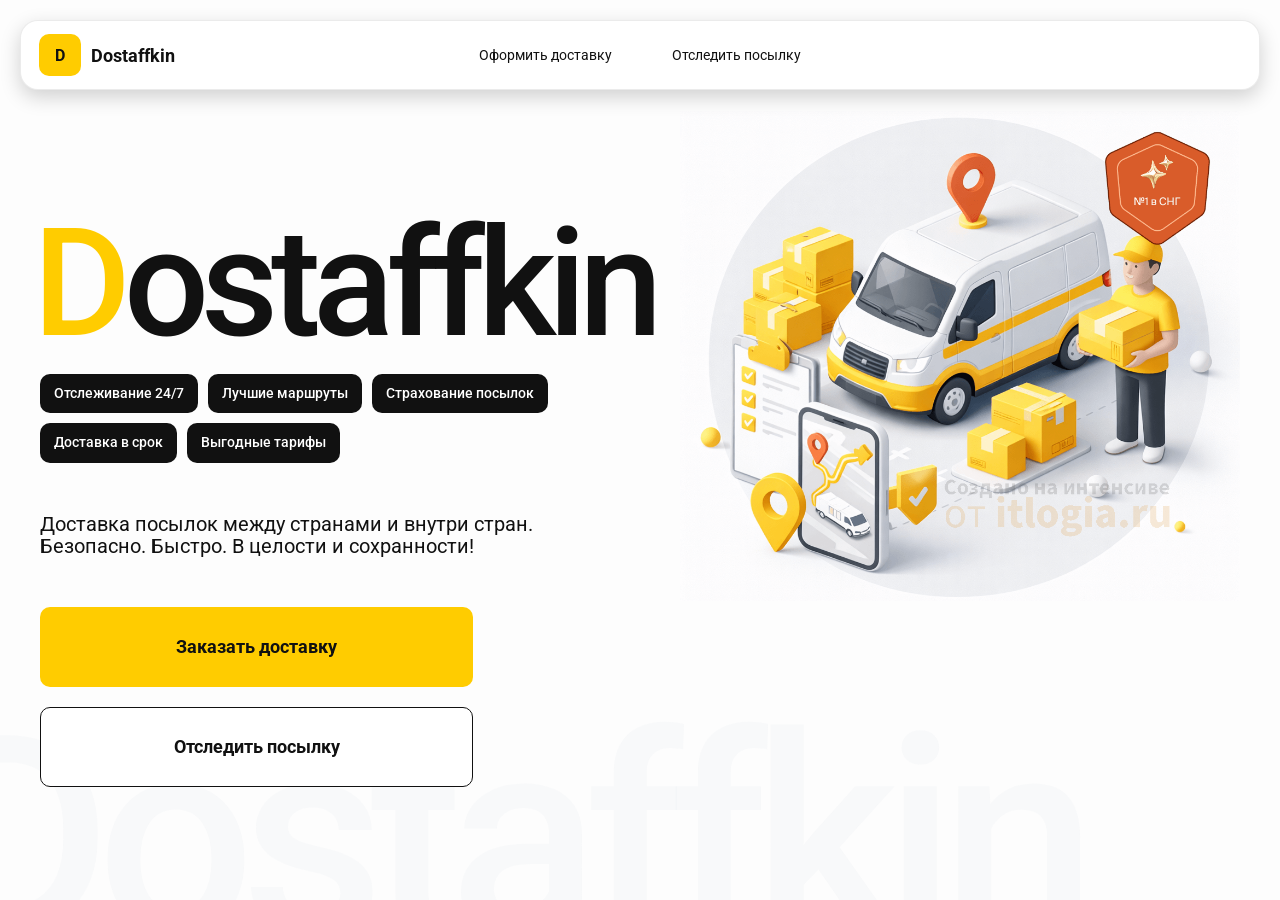
<file: index.html>
<!doctype html>
<html lang="ru">

<head>
    <meta charset="utf-8" />
    <meta name="viewport" content="width=device-width,initial-scale=1,maximum-scale=1,user-scalable=0" />
    <title>Dostaffkin — Доставка посылок между странами и внутри стран. Безопасно. Быстро. В целости и сохранности!
    </title>
    <link href="styles/base.css" rel="stylesheet" />
    <link href="styles/base_adaptiv.css" rel="stylesheet" />
    <link href="styles/index.css" rel="stylesheet" />
    <link href="styles/index_adaptive.css" rel="stylesheet" />


</head>

<body>
    <div class="container">
        <header class="header">
            <a class="header-brand" href="#">
                <div class="header-logo">D</div>
                <div class="header-title">Dostaffkin</div>
            </a>
            <nav class="header-menu">
                <a class="header-link" href="./order.html">Оформить <span>доставку</span></a>
                <a class="header-link" href="./track.html">Отследить <span>посылку</span></a>
            </nav>
        </header>
        <main class="main">
            <section class="main-info">
                <div class="main-title">
                    <span>D</span>ostaffkin
                </div>

                <div class="main-features">
                    <div class="main-feature">Отслеживание 24/7</div>
                    <div class="main-feature">Лучшие маршруты</div>
                    <div class="main-feature">Страхование посылок</div>
                    <div class="main-feature">Доставка в срок</div>
                    <div class="main-feature">Выгодные тарифы</div>
                </div>

                <div class="main-description">
                    Доставка посылок между странами и внутри стран.
                    Безопасно. Быстро. В целости и сохранности!
                </div>

                <div class="main-actions">
                    <a class="button" type="button" href="./order.html">Заказать доставку</a>
                    <a class="button button-white" type="button" href="./track.html">Отследить посылку</a>
                </div>


            </section>
            <div class="main-title-ghost">Dostaffkin</div>

            <section class="main-image">
                <img src="images/main-image.png" alt="Main image" />
            </section>
        </main>




    </div>

</body>

</html>
</file>
<file: styles/base.css>
*,
*::before,
*::after {
    box-sizing: border-box;
}

@font-face {
    font-family: "Roboto";
    src: url("../fonts/Roboto-Regular.ttf");
    font-weight: normal;
}

@font-face {
    font-family: "Roboto";
    src: url("../fonts/Roboto-Bold.ttf");
    font-weight: bold;
}

@font-face {
    font-family: "Roboto";
    src: url("../fonts/Roboto-Medium.ttf");
    font-weight: 500;
}

html,
body {
    margin: 0;
    color: #111111;
    font-family: "Roboto", sans-serif;
}

body {
    background: #FDFDFD;
}

.header {
    border-radius: 18px;
    box-shadow: 0 7px 20px 0 #0000002E;
    backdrop-filter: blur(10px);
    background: #ffffff;
    left: 20px;
    border: 1px solid rgba(0, 0, 0, 0.08);
    position: fixed;
    right: 20px;
    top: 20px;
    padding: 14px 18px;
    height: 70px;
    display: flex;
    align-items: center;
    z-index: 6;
}

.header-brand {
    display: flex;
    align-items: center;
    text-decoration: none;
    gap: 10px;
}

.header-logo {
    width: 42px;
    height: 42px;
    border-radius: 10px;
    background: #FFCC00;
    display: grid;
    place-items: center;
    font-weight: bold;
    color: #111;
}

.header-title {
    font-size: 18px;
    font-weight: bold;
    color: #111111;
    text-decoration: none;
}

.header-menu {
    display: flex;
    align-items: center;
    gap: 60px;
    margin: 0;
    position: absolute;
    left: 50%;
    transform: translateX(-50%);
}

.header-link {
    font-size: 14px;
    color: #111111;
    text-decoration: none;
}

.button {
    border: 0;
    outline: none;
    height: 44px;
    border-radius: 10px;
    font-size: 14px;
    font-weight: bold;
    cursor: pointer;
    font-family: inherit;
    transition: transform .08s ease, opacity .12s ease;
    background: #ffcc00;
    color: #111111;
    text-align: center;
    text-decoration: none;
}

.button:hover {
    background-color: #E5BC19;
}

.button:disabled {
    cursor: not-allowed;
    background-color: #FADE6E;
    color: #787878;
    transform: none;
}

.button.button-white {
    background: #ffffff;
    border: 1px solid #111111;
}

.button.button-white:hover {
    background: rgb(241 241 241);
}

.main-field {
    display: flex;
    align-items: center;
    margin-top: 6px;
    gap: 10px;
    border: 1px solid #1111111A;
    background: #FAFAFA;
    border-radius: 10px;
    padding: 10px 12px;
    position: relative;
    box-sizing: border-box;
    height: 50px;
}

.main-field.textarea {
    height: auto;
}

.main-pin {
    width: 28px;
    height: 28px;
    border-radius: 10px;
    background: rgba(17, 17, 17, 0.08);
    display: grid;
    place-items: center;
    flex: 0 0 auto;
    position: relative;
}

.main-pin::before {
    content: "";
    width: 8px;
    height: 8px;
    border-radius: 999px;
    background: orange;
    opacity: .75;
    display: block;
}

.main-field:last-child .main-pin::before {
    background: green;
    opacity: .85;
}

input,
textarea {
    width: 100%;
    border: 0;
    outline: none;
    background: transparent;
    font-size: 14px;
    color: #111111;
    font-family: inherit;
}

textarea {
    resize: vertical;
    min-height: 72px;
    padding: 2px 0;
}

input::placeholder,
textarea::placeholder {
    color: #7C7C7C;
}

.main-field:focus-within {
    border-color: rgba(0, 0, 0, 0.20);
    box-shadow: 0 0 0 4px rgba(255, 204, 0, 0.35);
    background: rgba(255, 255, 255, 0.75);
}
</file>
<file: styles/base_adaptiv.css>
@media (max-width: 767px) {
    .header {
        left: 10px;
        right: 10px;
        top: 10px;
    }

    .header-link span {
        display: none;
    }

    .header-menu {
        gap: 20px;
        justify-content: flex-start;
        margin: 0 0 0 30px;
        position: static;
        transform: none;
    }
}

@media (max-width: 420px) {
    .header-title {
        display: none;
    }
}

@media (max-width: 374px) {
    .header-menu {
        gap: 10px;
        margin: 0 0 0 10px;
    }
}
</file>
<file: styles/index.css>
.container {
    overflow: hidden;
    min-height: 100vh;
}

.main {
    padding: 111px 40px 40px;
    position: relative;
    display: flex;
}

.main-info {
    max-width: 840px;
    width: 100%;
    position: relative;
}

.main-title {
    margin-top: 98px;
    font-weight: 500;
    font-size: 200px;
    line-height: 1;
    letter-spacing: -0.05em;
    color: #111111;
    left: -15px;
    position: relative;
}

.main-title span {
    color: #ffcc00;
}

.main-features {
    margin-top: 15px;
    display: flex;
    flex-wrap: wrap;
    gap: 10px;
}

.main-feature {
    background: #111111;
    color: #ffffff;
    padding: 12px 14px;
    font-weight: 500;
    font-size: 14px;
    line-height: 1.1;
    border-radius: 10px;
}

.main-description {
    margin-top: 50px;
    max-width: 500px;
    font-size: 20px;
    line-height: 1.1;
    color: #111111;
}

.main-actions {
    margin-top: 50px;
    display: flex;
    flex-direction: column;
    gap: 20px;
}

.main-actions .button {
    height: 80px;
    width: 433px;
    font-size: 18px;
    font-weight: bold;
    place-items: center;
    display: grid;
}

.main-title-ghost {
    position: absolute;
    z-index: -1;
    left: -70px;
    bottom: -150px;
    font-weight: 500;
    font-size: 278px;
    line-height: 1;
    letter-spacing: -0.05em;
    color: #ECEDF04D;
}

.main-image {
    width: 1024px;
    top: 100px;
    z-index: -2;
}

.main-image img {
    width: 100%;
    max-width: 1024px;
    height: auto;
    display: block;
}
</file>
<file: styles/index_adaptive.css>
@media (max-width: 1760px) {
    .main-title {
        font-size: 150px;
        left: -7px;
    }

    .main-info {
        max-width: 640px;
    }
}

@media (max-width: 1200px) {
    .main-info {
        max-width: 540px;
    }

    .main {
        padding: 111px 20px 20px;
    }

    .main-title {
        font-size: 120px;
        left: -4px;
    }

    .main-title-ghost {
        font-size: 220px;
    }
}

@media (max-width: 1024px) {
    .main-title {
        margin-top: 30px;
    }

    .main {
        flex-direction: column-reverse;
    }

    .main-image {
        max-width: 350px;
        position: absolute;
        left: 370px;
        top: 370px;
    }

    .main-info {
        max-width: 100%;
    }

    .main-actions {
        gap: 10px;
    }

    .main-actions .button {
        height: 50px;
        font-size: 14px;
        width: auto;
        max-width: 300px;
    }

    .main-description {
        max-width: 350px;
    }
}

@media (max-width: 570px) {
    .main-title {
        font-size: 88px;
    }

    .main-description {
        max-width: 100%
    }

    .main-actions {
        width: 100%;
    }

    .main-actions .button {
        width: 100%;
        max-width: 100%
    }

    .main-image {
        max-width: 650px;
        position: absolute;
        left: 170px;
        top: 70px;
        opacity: 0.2;
    }
}

@media (max-width: 400px) {
    .main-title {
        font-size: 70px;
    }
}
</file>
